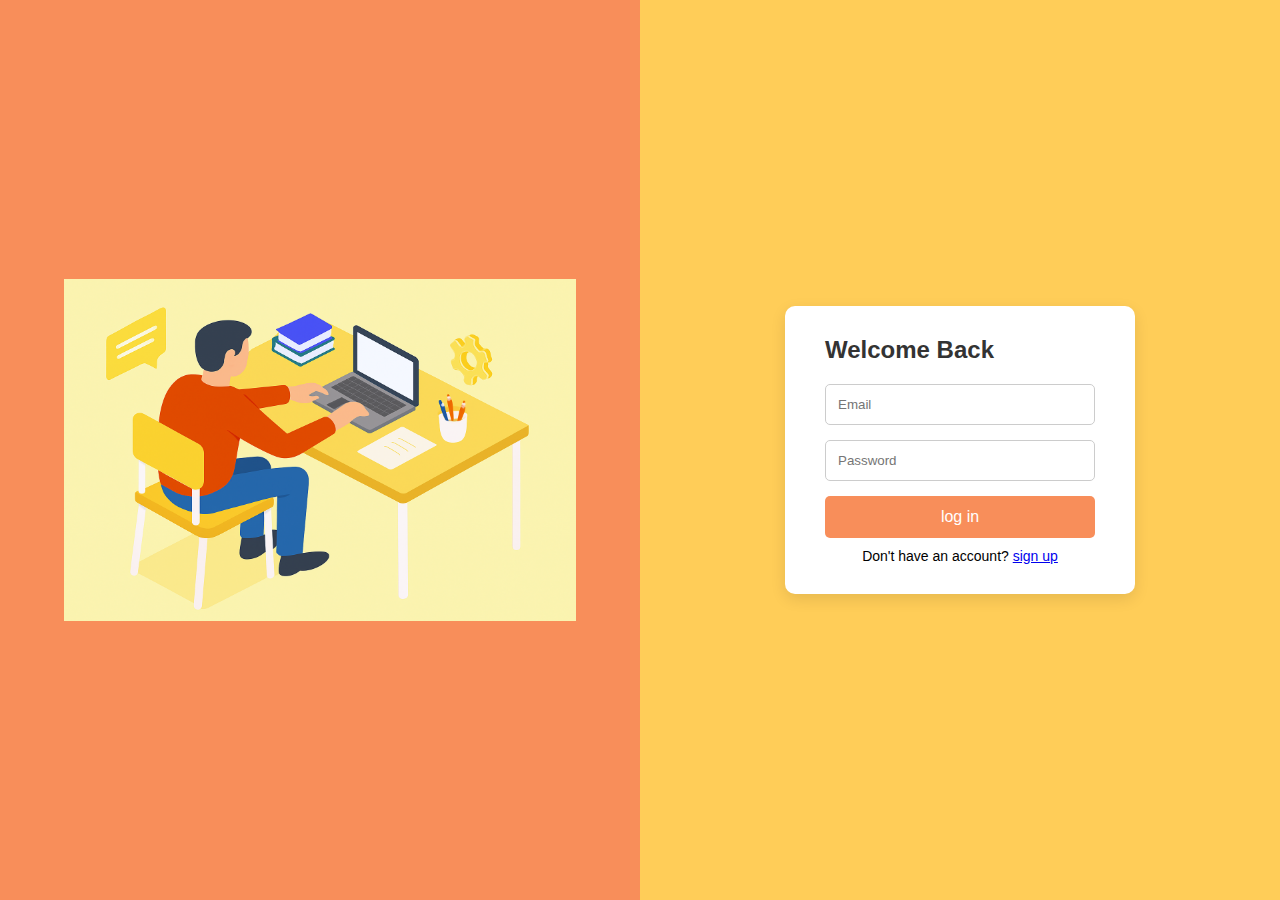
<file: index.html>
<!DOCTYPE html>
<html lang="en">
<head>
  <meta charset="UTF-8">
  <meta name="viewport" content="width=device-width, initial-scale=1.0">
  <title>log In</title>
  <link rel="stylesheet" href="style.css">
</head>
<body>
  <div class="container">
    <div class="left-side">
      <img src="student2.png" alt="Student Image" width="900">
    </div>
    <div class="right-side">
      <div class="form-box">
        <h2>Welcome Back</h2>
        <form action="login.php" method="POST">
          <input type="email" name="email" placeholder="Email" required>
          <input type="password" name="password" placeholder="Password" required>
          <button type="submit">log in</button>
        </form>
        <p>Don't have an account? <a href="signup.html">sign up</a></p>
      </div>
    </div>
  </div>
</body>
</html>
</file>
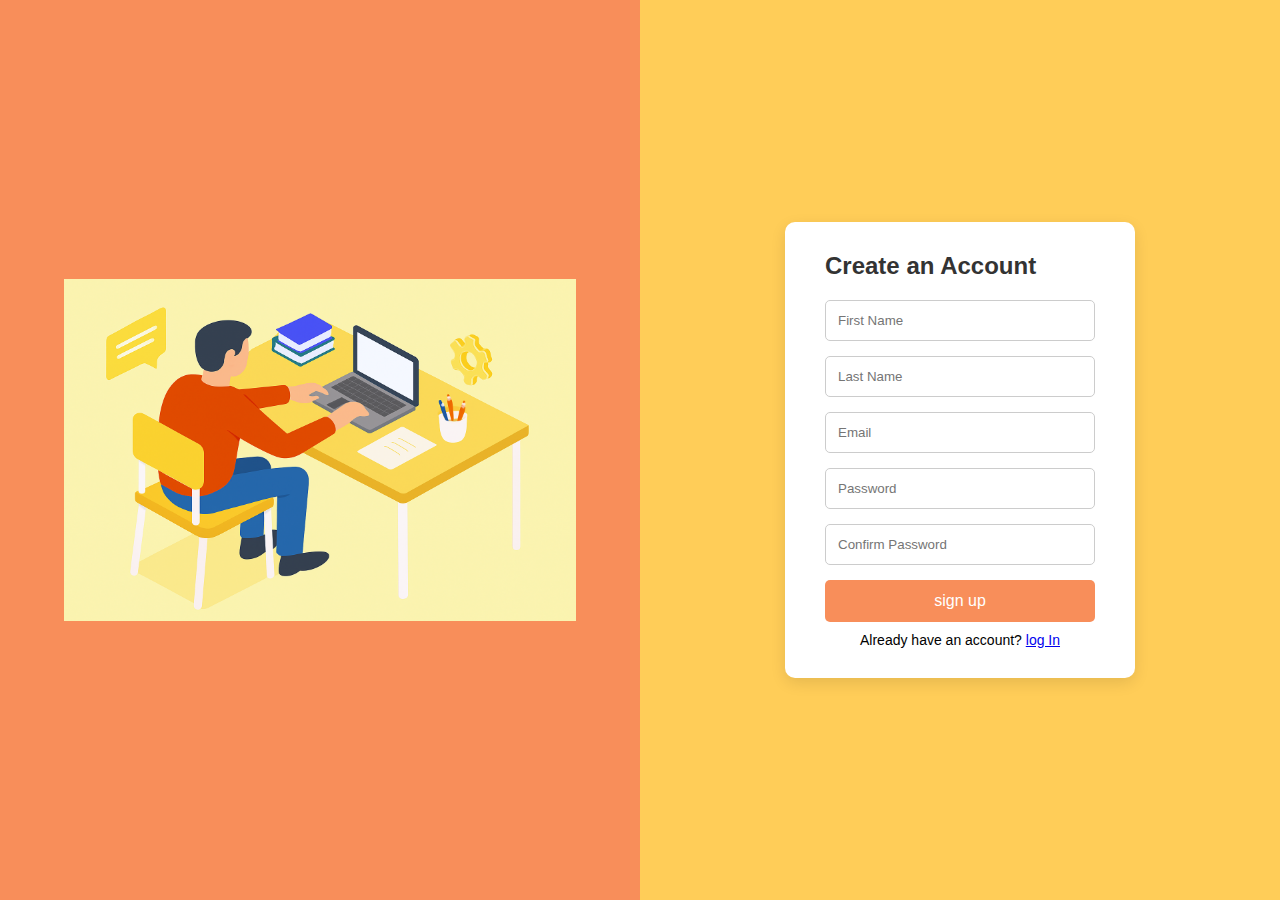
<file: signup.html>
<!DOCTYPE html>
<html lang="en">
<head>
  <meta charset="UTF-8">
  <meta name="viewport" content="width=device-width, initial-scale=1.0">
  <title>sign up</title>
  <link rel="stylesheet" href="style.css">
</head>
<body>
  <div class="container">
    <div class="left-side">
    <img src="student2.png" alt="Student Image" width="900">
    </div>
    <div class="right-side">
      <div class="form-box">
        <h2>Create an Account</h2>
        <form id="signupForm" action="signup.php" method="POST">
          <input type="text" name="first_name" placeholder="First Name" required>
          <input type="text" name="last_name" placeholder="Last Name" required>
          <input type="email" name="email" placeholder="Email" required>
          <input type="password" name="password" id="password" placeholder="Password" required>
          <input type="password" name="confirm_password" id="confirm_password" placeholder="Confirm Password" required>
          <button type="submit">sign up</button>
        </form>
        <p>Already have an account? <a href="login.html">log In</a></p>
      </div>
    </div>
  </div>
  <script>
    document.getElementById('signupForm').addEventListener('submit', function(e) {
      const password = document.getElementById('password').value;
      const confirmPassword = document.getElementById('confirm_password').value;
      if (!password || !confirmPassword) {
        alert('Both password fields are required.');
        e.preventDefault();
        return;
      }
      if (password !== confirmPassword) {
        alert('Passwords do not match!');
        e.preventDefault();
      }
    });
  </script>
</body>
</html>
</file>
<file: style.css>
* {
    margin: 0;
    padding: 0;
    box-sizing: border-box;
    font-family: 'Segoe UI', sans-serif;
  }
  body {
    background-color: #f3f3f3;
  }
  .container {
    display: flex;
    width: 100%;
    height: 100vh;
  }
  .left-side {
    flex: 1;
    background: #f88e5a;
    display: flex;
    align-items: center;
    justify-content: center;
  }
  .left-side img {
    max-width: 80%;
    height: auto;
  }
  .right-side {
    flex: 1;
    background: #ffcd58;
    display: flex;
    align-items: center;
    justify-content: center;
  }
  .form-box {
    background: #fff;
    padding: 30px 40px;
    border-radius: 10px;
    box-shadow: 0 5px 15px rgba(0,0,0,0.1);
    width: 100%;
    max-width: 350px;
  }
  .form-box h2 {
    margin-bottom: 20px;
    color: #333;
  }
  .form-box input {
    width: 100%;
    margin-bottom: 15px;
    padding: 12px;
    border: 1px solid #ccc;
    border-radius: 5px;
  }
  .form-box button {
    width: 100%;
    padding: 12px;
    background-color: #f88e5a;
    border: none;
    color: white;
    font-size: 16px;
    border-radius: 5px;
    cursor: pointer;
  }
  .form-box button:hover {
    background-color: #e07e4c;
  }
  .form-box p {
    margin-top: 10px;
    text-align: center;
    font-size: 14px;
  }
</file>
